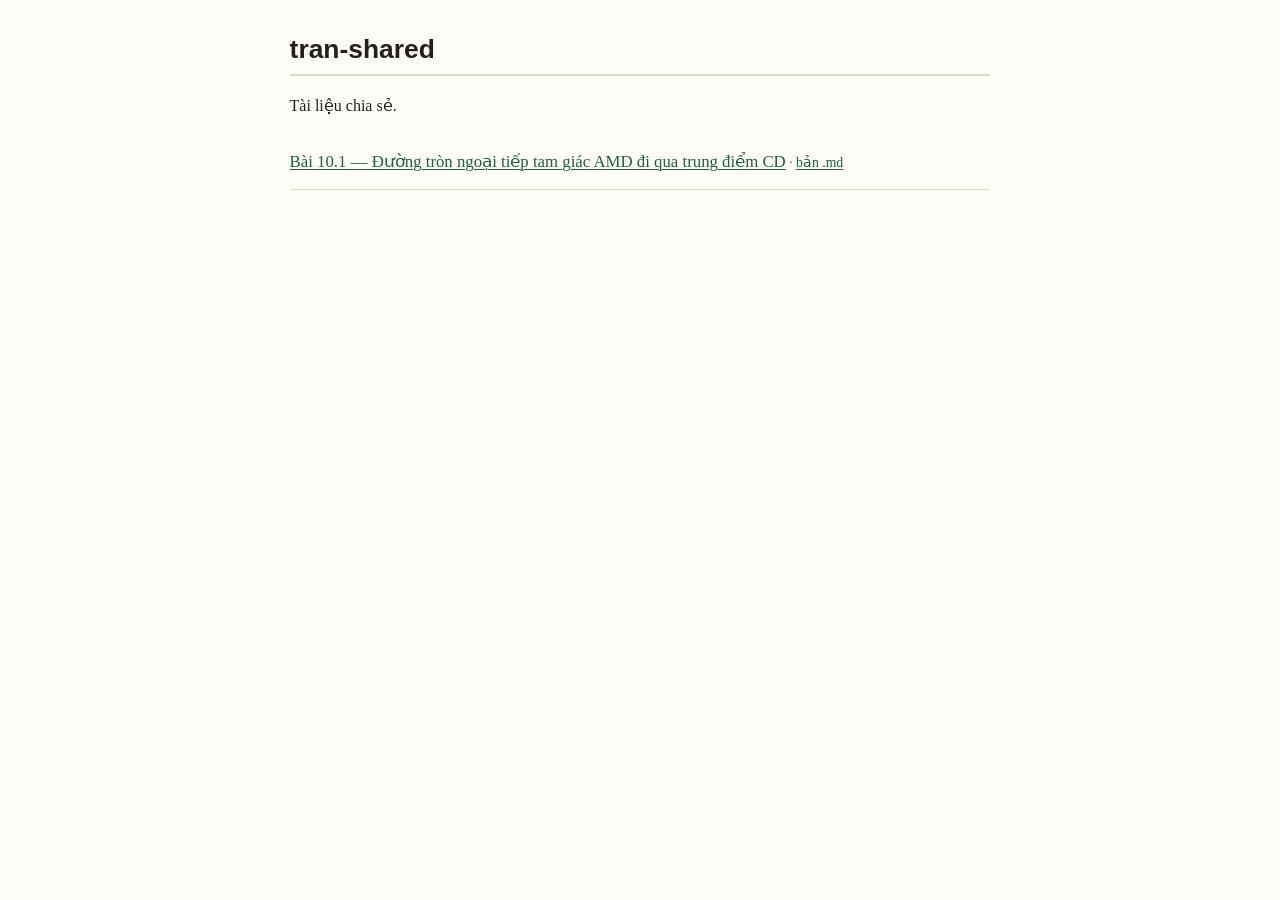
<file: index.html>
<!doctype html>
<html lang="vi">
<head>
<meta charset="utf-8">
<meta name="viewport" content="width=device-width, initial-scale=1">
<title>tran-shared</title>
<link rel="stylesheet" href="assets/style.css">
</head>
<body>
<h1>tran-shared</h1>
<p>Tài liệu chia sẻ.</p>
<ul class="toc">
    <li><a href="html/10-1-duong-tron-amd/">Bài 10.1 — Đường tròn ngoại tiếp tam giác AMD đi qua trung điểm CD</a><span class="alt"> · <a href="https://github.com/andynghi/tran-shared/blob/main/md/10-1-duong-tron-amd/index.md">bản .md</a></span></li>
</ul>
</body>
</html>
</file>
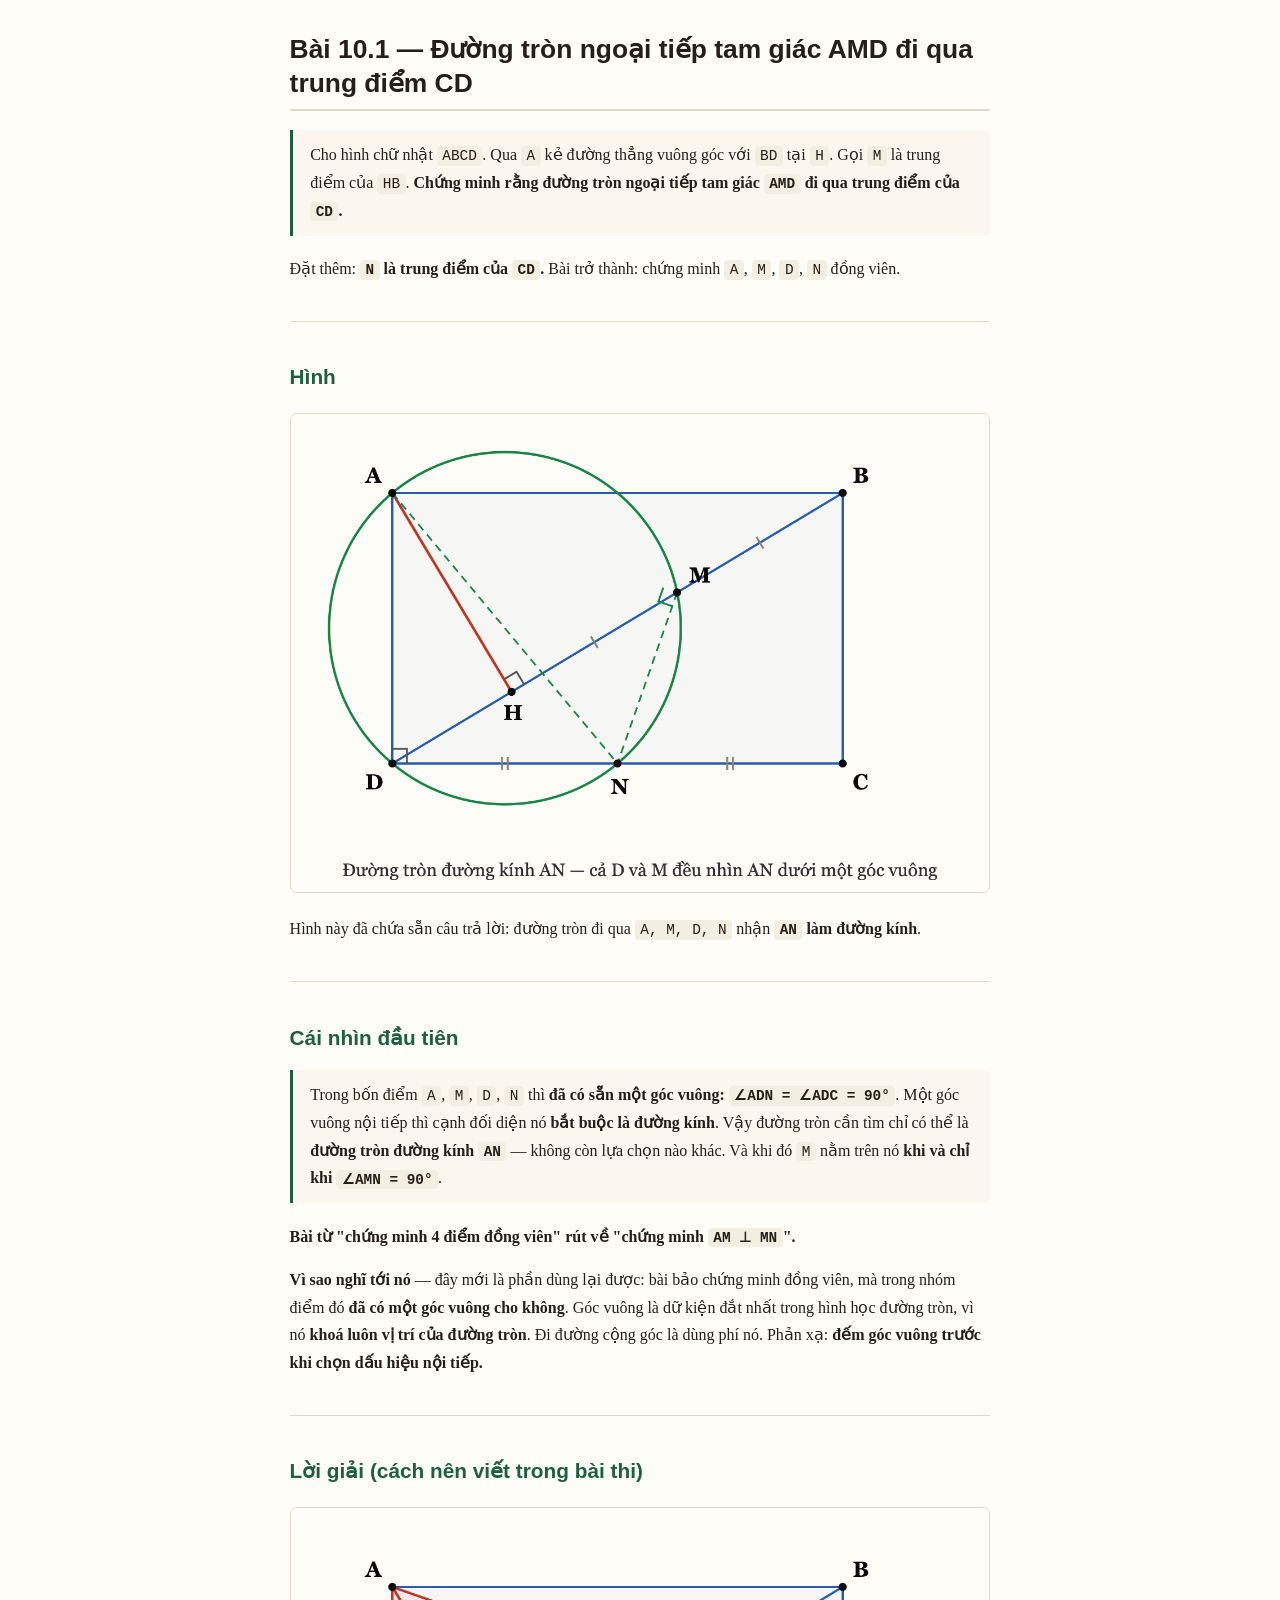
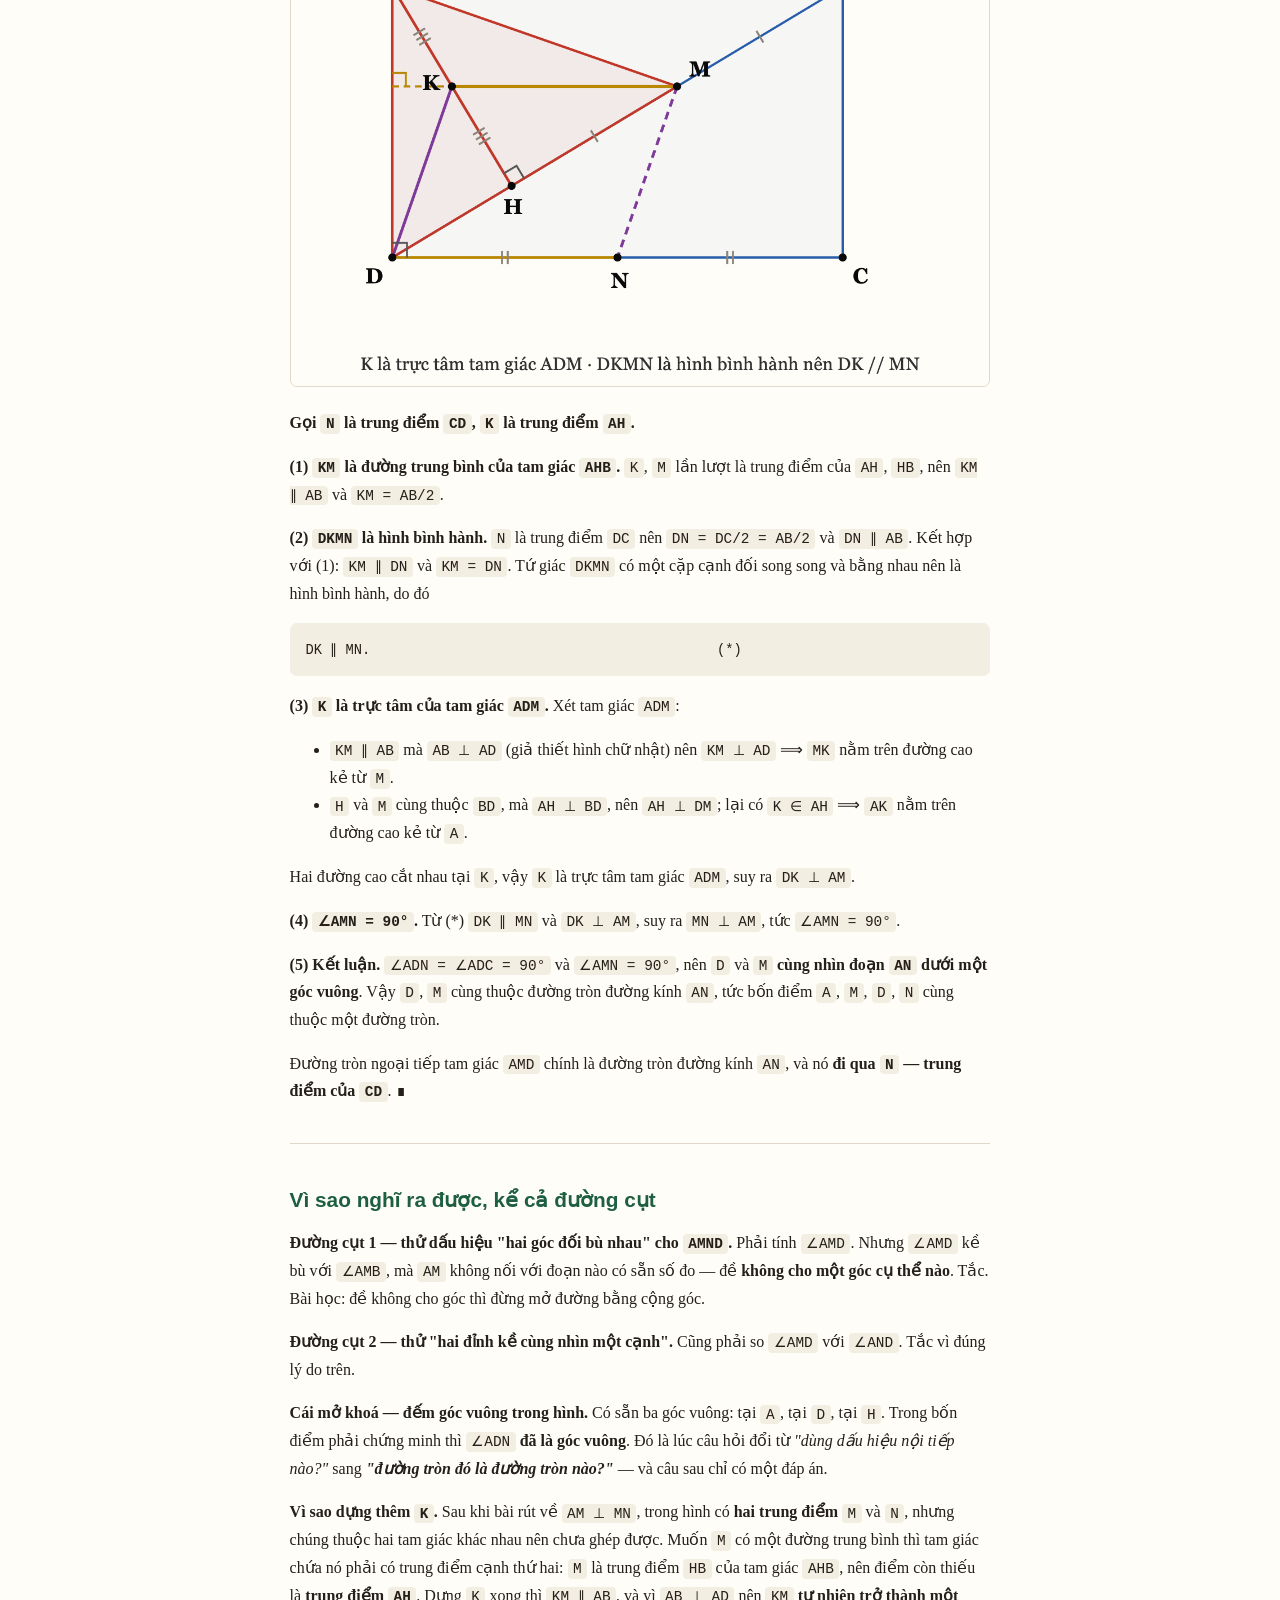
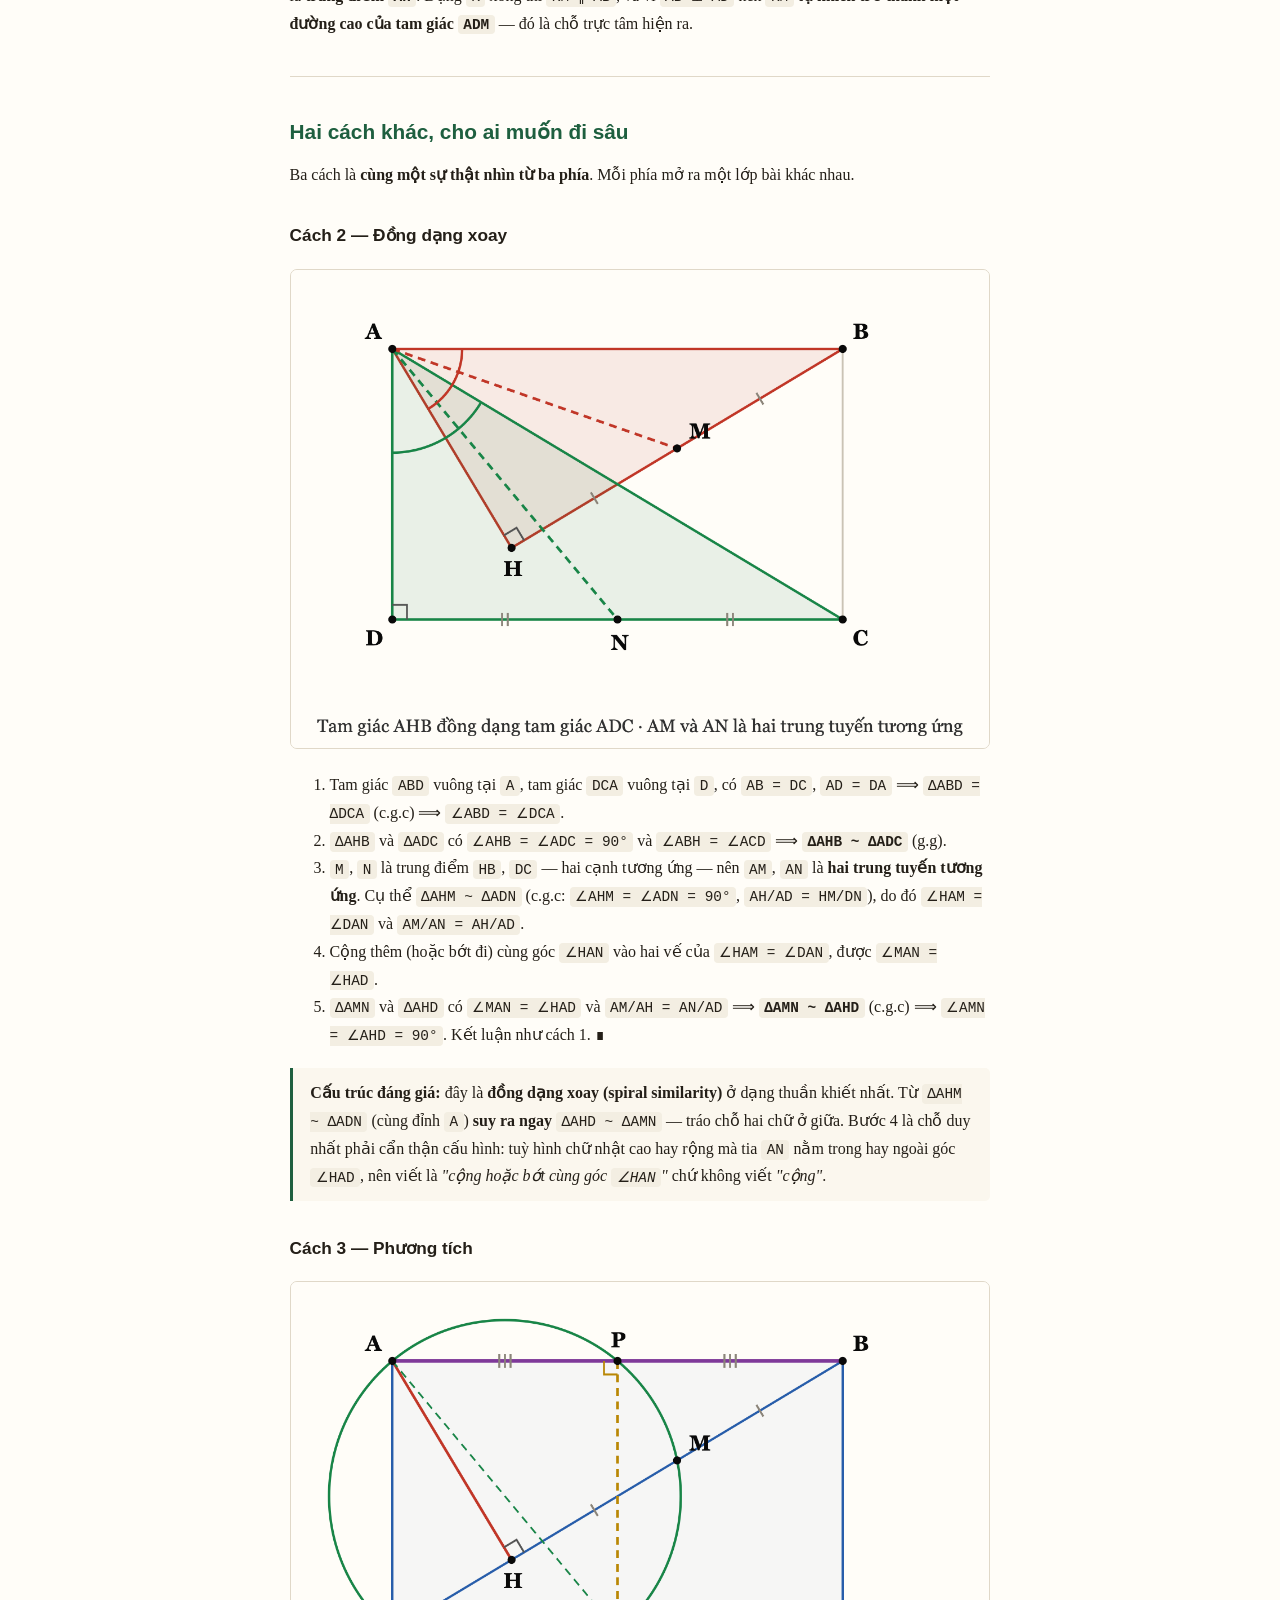
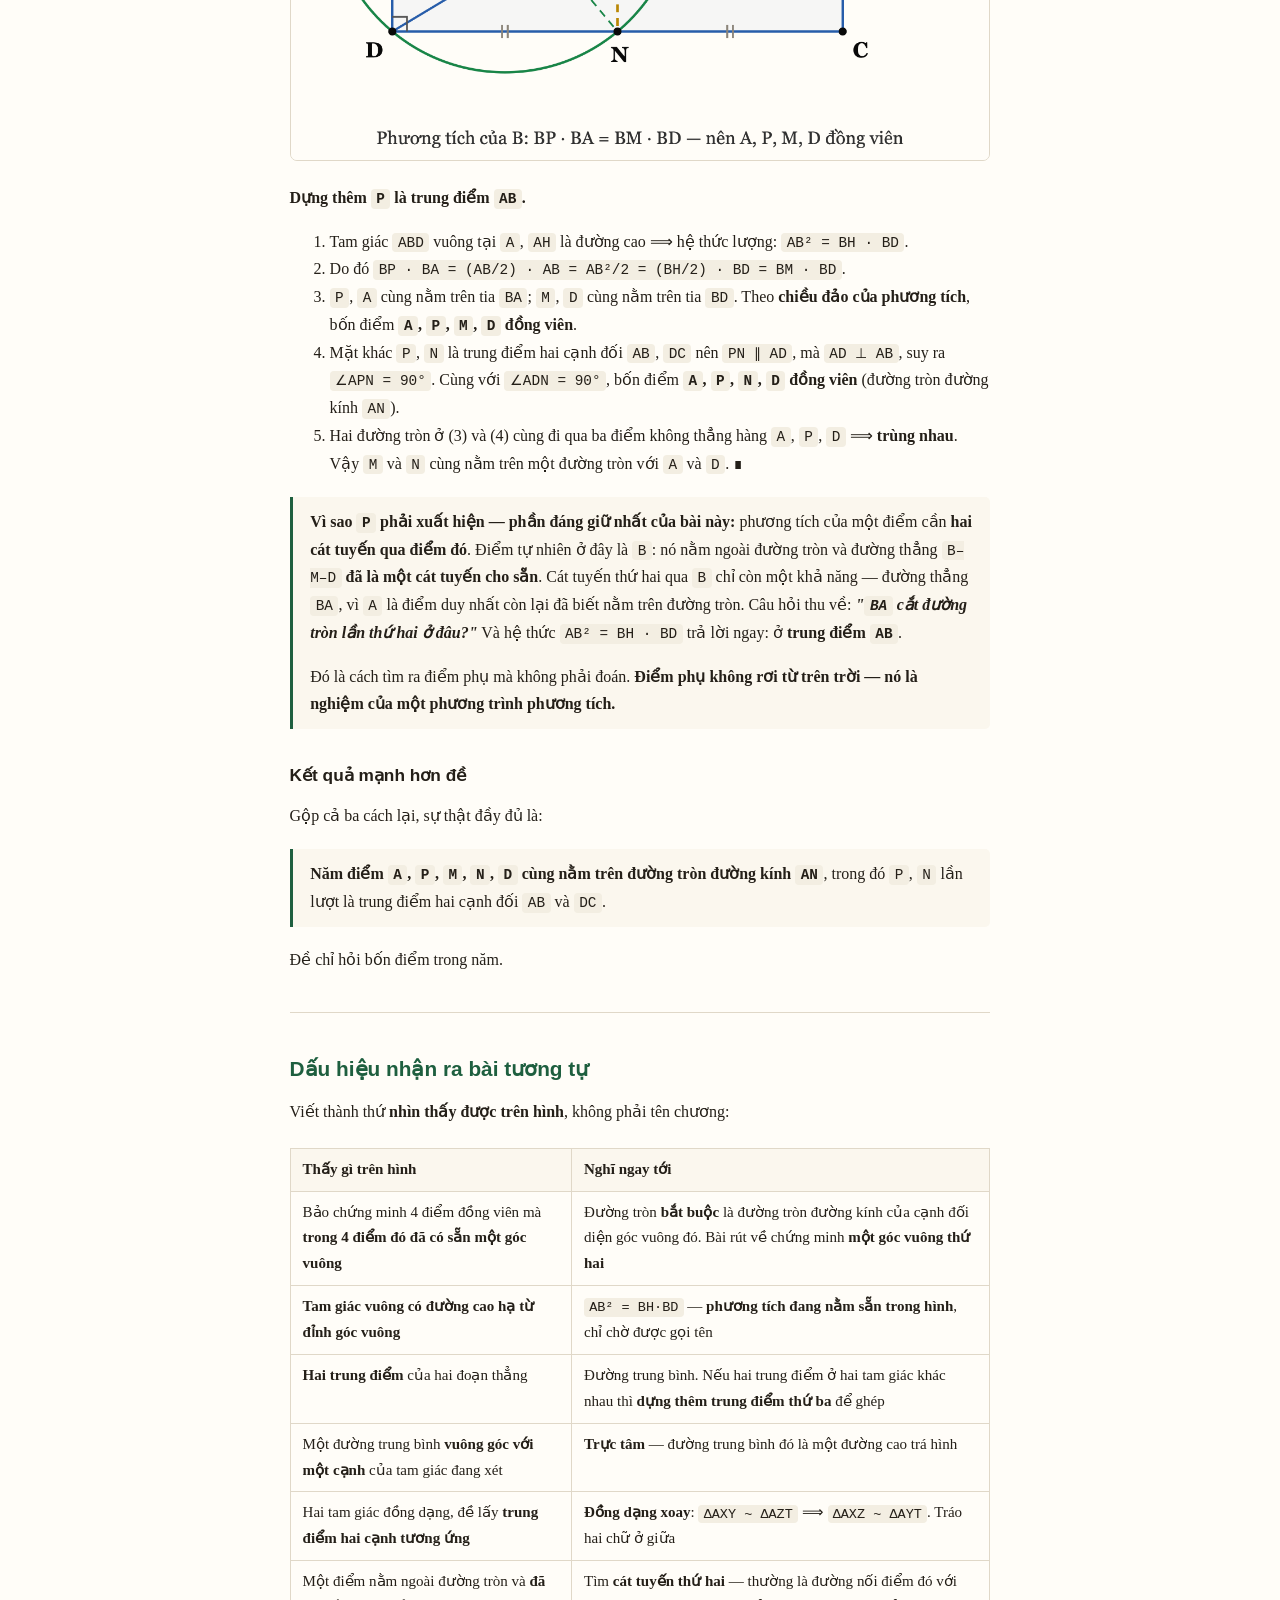
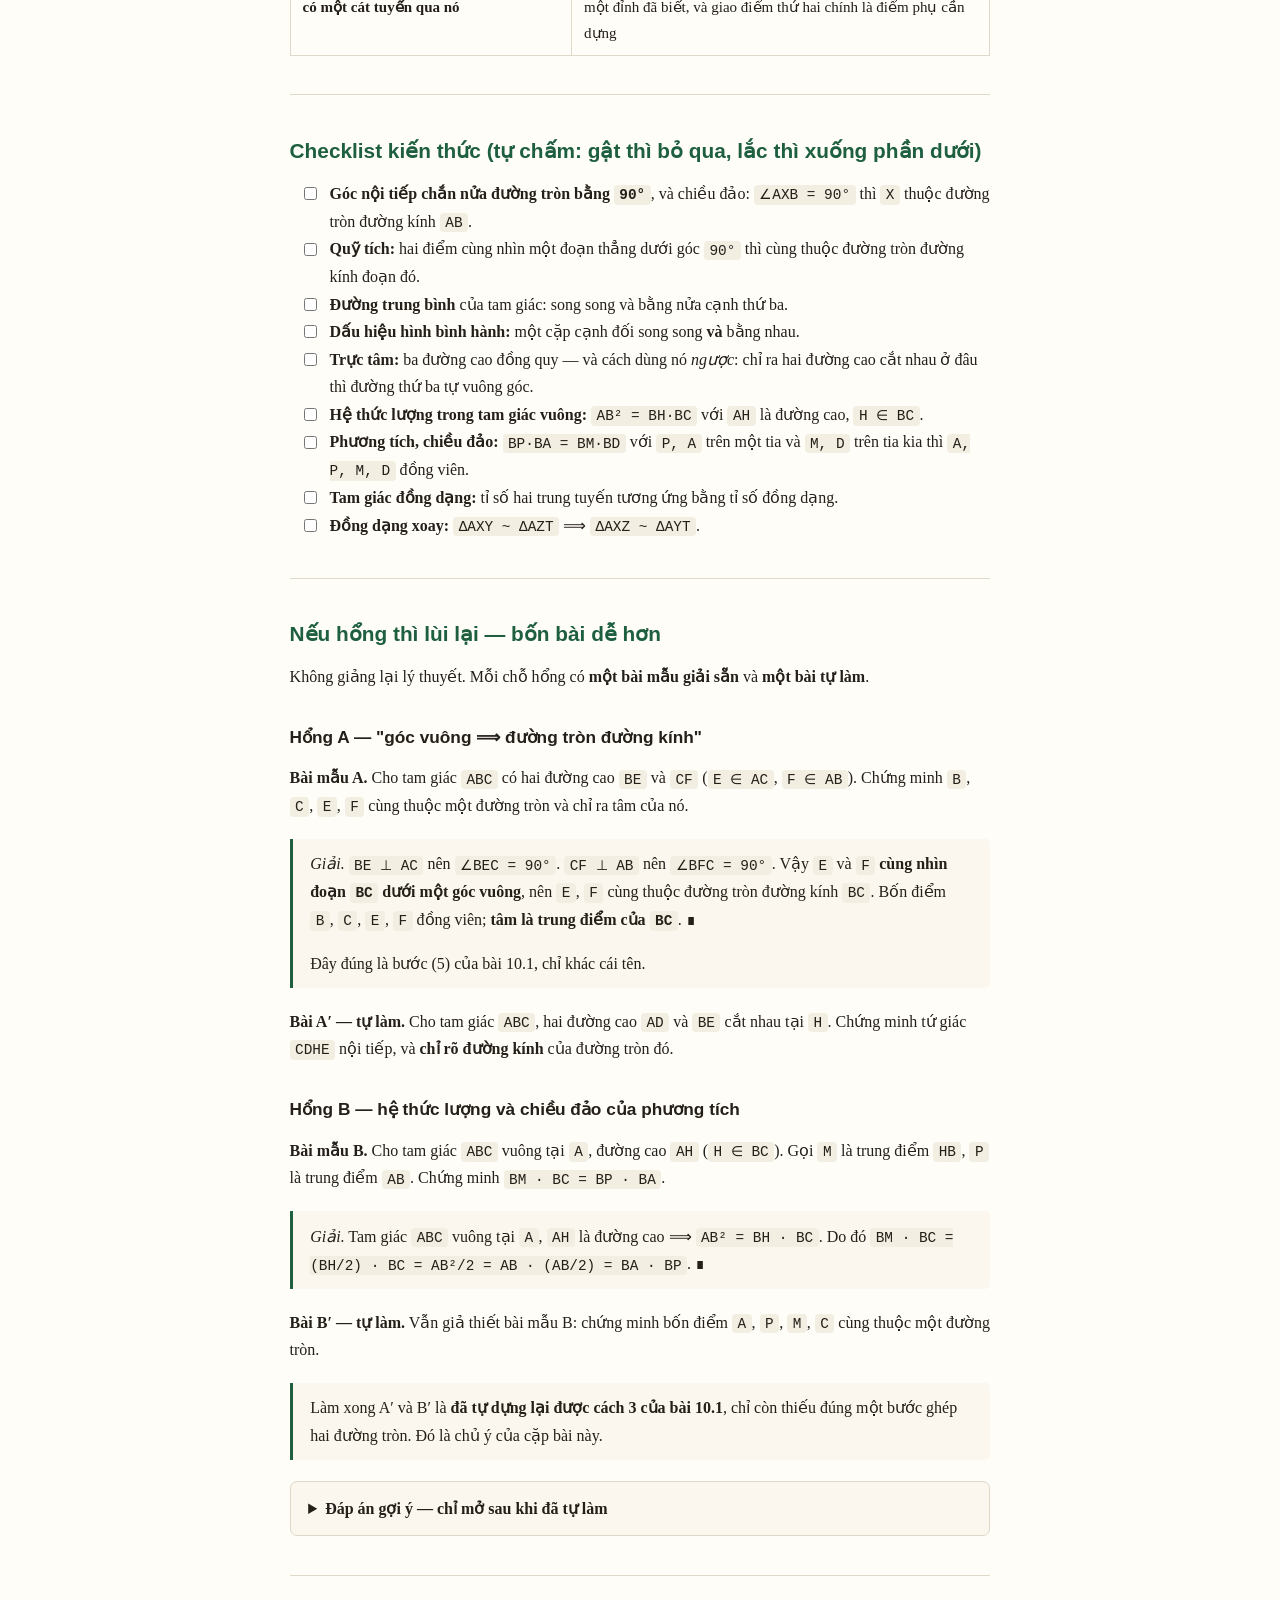
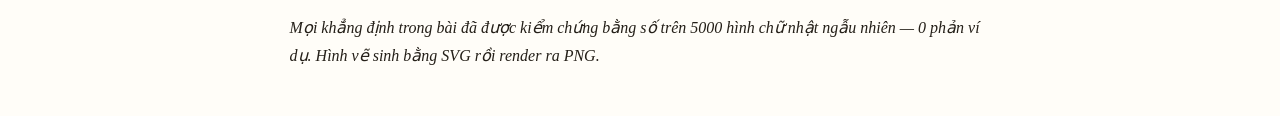
<file: html/10-1-duong-tron-amd/index.html>
<!DOCTYPE html>
<html xmlns="http://www.w3.org/1999/xhtml" lang="vi" xml:lang="vi">
<head>
  <meta charset="utf-8" />
  <meta name="generator" content="pandoc 3.10.2" />
  <meta name="viewport" content="width=device-width, initial-scale=1.0, user-scalable=yes" />
  <title>Bài 10.1 — Đường tròn ngoại tiếp tam giác AMD đi qua trung điểm
CD</title>
  <style>
    /* Default styles provided by pandoc.
    ** See https://pandoc.org/MANUAL.html#variables-for-html for config info.
    */
    span.smallcaps{font-variant: small-caps;}
    div.columns{display: flex; gap: 1.5em;}
    div.column{flex: auto;}
    @media screen {
    div.columns{gap: min(4vw, 1.5em);}
    div.column{overflow-x: auto;}
    }
    div.hanging-indent{margin-left: 1.5em; text-indent: -1.5em;}
    /* The extra [class] is a hack that increases specificity enough to
       override a similar rule in reveal.js */
    ul.task-list[class]{list-style: none;}
    ul.task-list li input[type="checkbox"] {
      font-size: inherit;
      width: 0.8em;
      margin: 0 0.8em 0.2em -1.6em;
      vertical-align: middle;
    }
    .display.math{display: block; text-align: center; margin: 0.5rem auto;}
  </style>
  <link rel="stylesheet" href="../../assets/style.css" />
</head>
<body>
<h1
id="bài-101--đường-tròn-ngoại-tiếp-tam-giác-amd-đi-qua-trung-điểm-cd">Bài
10.1 — Đường tròn ngoại tiếp tam giác AMD đi qua trung điểm CD</h1>
<blockquote>
<p>Cho hình chữ nhật <code>ABCD</code>. Qua <code>A</code> kẻ đường
thẳng vuông góc với <code>BD</code> tại <code>H</code>. Gọi
<code>M</code> là trung điểm của <code>HB</code>. <strong>Chứng minh
rằng đường tròn ngoại tiếp tam giác <code>AMD</code> đi qua trung điểm
của <code>CD</code>.</strong></p>
</blockquote>
<p>Đặt thêm: <strong><code>N</code> là trung điểm của
<code>CD</code>.</strong> Bài trở thành: chứng minh <code>A</code>,
<code>M</code>, <code>D</code>, <code>N</code> đồng viên.</p>
<hr />
<h2 id="hình">Hình</h2>
<p><img src="../../md/10-1-duong-tron-amd/img/10-1-hinh.png"
alt="hình bài 10.1" /></p>
<p>Hình này đã chứa sẵn câu trả lời: đường tròn đi qua
<code>A, M, D, N</code> nhận <strong><code>AN</code> làm đường
kính</strong>.</p>
<hr />
<h2 id="cái-nhìn-đầu-tiên">Cái nhìn đầu tiên</h2>
<blockquote>
<p>Trong bốn điểm <code>A</code>, <code>M</code>, <code>D</code>,
<code>N</code> thì <strong>đã có sẵn một góc vuông:
<code>∠ADN = ∠ADC = 90°</code></strong>. Một góc vuông nội tiếp thì cạnh
đối diện nó <strong>bắt buộc là đường kính</strong>. Vậy đường tròn cần
tìm chỉ có thể là <strong>đường tròn đường kính <code>AN</code></strong>
— không còn lựa chọn nào khác. Và khi đó <code>M</code> nằm trên nó
<strong>khi và chỉ khi <code>∠AMN = 90°</code></strong>.</p>
</blockquote>
<p><strong>Bài từ "chứng minh 4 điểm đồng viên" rút về "chứng minh
<code>AM ⊥ MN</code>".</strong></p>
<p><strong>Vì sao nghĩ tới nó</strong> — đây mới là phần dùng lại được:
bài bảo chứng minh đồng viên, mà trong nhóm điểm đó <strong>đã có một
góc vuông cho không</strong>. Góc vuông là dữ kiện đắt nhất trong hình
học đường tròn, vì nó <strong>khoá luôn vị trí của đường tròn</strong>.
Đi đường cộng góc là dùng phí nó. Phản xạ: <strong>đếm góc vuông trước
khi chọn dấu hiệu nội tiếp.</strong></p>
<hr />
<h2 id="lời-giải-cách-nên-viết-trong-bài-thi">Lời giải (cách nên viết
trong bài thi)</h2>
<p><img src="../../md/10-1-duong-tron-amd/img/10-1-cach1.png"
alt="cách 1 — trực tâm" /></p>
<p><strong>Gọi <code>N</code> là trung điểm <code>CD</code>,
<code>K</code> là trung điểm <code>AH</code>.</strong></p>
<p><strong>(1) <code>KM</code> là đường trung bình của tam giác
<code>AHB</code>.</strong> <code>K</code>, <code>M</code> lần lượt là
trung điểm của <code>AH</code>, <code>HB</code>, nên
<code>KM ∥ AB</code> và <code>KM = AB/2</code>.</p>
<p><strong>(2) <code>DKMN</code> là hình bình hành.</strong>
<code>N</code> là trung điểm <code>DC</code> nên
<code>DN = DC/2 = AB/2</code> và <code>DN ∥ AB</code>. Kết hợp với (1):
<code>KM ∥ DN</code> và <code>KM = DN</code>. Tứ giác <code>DKMN</code>
có một cặp cạnh đối song song và bằng nhau nên là hình bình hành, do
đó</p>
<pre><code>DK ∥ MN.                                          (*)</code></pre>
<p><strong>(3) <code>K</code> là trực tâm của tam giác
<code>ADM</code>.</strong> Xét tam giác <code>ADM</code>:</p>
<ul>
<li><code>KM ∥ AB</code> mà <code>AB ⊥ AD</code> (giả thiết hình chữ
nhật) nên <code>KM ⊥ AD</code> ⟹ <code>MK</code> nằm trên đường cao kẻ
từ <code>M</code>.</li>
<li><code>H</code> và <code>M</code> cùng thuộc <code>BD</code>, mà
<code>AH ⊥ BD</code>, nên <code>AH ⊥ DM</code>; lại có
<code>K ∈ AH</code> ⟹ <code>AK</code> nằm trên đường cao kẻ từ
<code>A</code>.</li>
</ul>
<p>Hai đường cao cắt nhau tại <code>K</code>, vậy <code>K</code> là trực
tâm tam giác <code>ADM</code>, suy ra <code>DK ⊥ AM</code>.</p>
<p><strong>(4) <code>∠AMN = 90°</code>.</strong> Từ (*)
<code>DK ∥ MN</code> và <code>DK ⊥ AM</code>, suy ra
<code>MN ⊥ AM</code>, tức <code>∠AMN = 90°</code>.</p>
<p><strong>(5) Kết luận.</strong> <code>∠ADN = ∠ADC = 90°</code> và
<code>∠AMN = 90°</code>, nên <code>D</code> và <code>M</code>
<strong>cùng nhìn đoạn <code>AN</code> dưới một góc vuông</strong>. Vậy
<code>D</code>, <code>M</code> cùng thuộc đường tròn đường kính
<code>AN</code>, tức bốn điểm <code>A</code>, <code>M</code>,
<code>D</code>, <code>N</code> cùng thuộc một đường tròn.</p>
<p>Đường tròn ngoại tiếp tam giác <code>AMD</code> chính là đường tròn
đường kính <code>AN</code>, và nó <strong>đi qua <code>N</code> — trung
điểm của <code>CD</code></strong>. ∎</p>
<hr />
<h2 id="vì-sao-nghĩ-ra-được-kể-cả-đường-cụt">Vì sao nghĩ ra được, kể cả
đường cụt</h2>
<p><strong>Đường cụt 1 — thử dấu hiệu "hai góc đối bù nhau" cho
<code>AMND</code>.</strong> Phải tính <code>∠AMD</code>. Nhưng
<code>∠AMD</code> kề bù với <code>∠AMB</code>, mà <code>AM</code> không
nối với đoạn nào có sẵn số đo — đề <strong>không cho một góc cụ thể
nào</strong>. Tắc. Bài học: đề không cho góc thì đừng mở đường bằng cộng
góc.</p>
<p><strong>Đường cụt 2 — thử "hai đỉnh kề cùng nhìn một cạnh".</strong>
Cũng phải so <code>∠AMD</code> với <code>∠AND</code>. Tắc vì đúng lý do
trên.</p>
<p><strong>Cái mở khoá — đếm góc vuông trong hình.</strong> Có sẵn ba
góc vuông: tại <code>A</code>, tại <code>D</code>, tại <code>H</code>.
Trong bốn điểm phải chứng minh thì <code>∠ADN</code> <strong>đã là góc
vuông</strong>. Đó là lúc câu hỏi đổi từ <em>"dùng dấu hiệu nội tiếp
nào?"</em> sang <em><strong>"đường tròn đó là đường tròn
nào?"</strong></em> — và câu sau chỉ có một đáp án.</p>
<p><strong>Vì sao dựng thêm <code>K</code>.</strong> Sau khi bài rút về
<code>AM ⊥ MN</code>, trong hình có <strong>hai trung điểm</strong>
<code>M</code> và <code>N</code>, nhưng chúng thuộc hai tam giác khác
nhau nên chưa ghép được. Muốn <code>M</code> có một đường trung bình thì
tam giác chứa nó phải có trung điểm cạnh thứ hai: <code>M</code> là
trung điểm <code>HB</code> của tam giác <code>AHB</code>, nên điểm còn
thiếu là <strong>trung điểm <code>AH</code></strong>. Dựng
<code>K</code> xong thì <code>KM ∥ AB</code>, và vì <code>AB ⊥ AD</code>
nên <code>KM</code> <strong>tự nhiên trở thành một đường cao của tam
giác <code>ADM</code></strong> — đó là chỗ trực tâm hiện ra.</p>
<hr />
<h2 id="hai-cách-khác-cho-ai-muốn-đi-sâu">Hai cách khác, cho ai muốn đi
sâu</h2>
<p>Ba cách là <strong>cùng một sự thật nhìn từ ba phía</strong>. Mỗi
phía mở ra một lớp bài khác nhau.</p>
<h3 id="cách-2--đồng-dạng-xoay">Cách 2 — Đồng dạng xoay</h3>
<p><img src="../../md/10-1-duong-tron-amd/img/10-1-cach2.png"
alt="cách 2 — đồng dạng xoay" /></p>
<ol type="1">
<li>Tam giác <code>ABD</code> vuông tại <code>A</code>, tam giác
<code>DCA</code> vuông tại <code>D</code>, có <code>AB = DC</code>,
<code>AD = DA</code> ⟹ <code>ΔABD = ΔDCA</code> (c.g.c) ⟹
<code>∠ABD = ∠DCA</code>.</li>
<li><code>ΔAHB</code> và <code>ΔADC</code> có
<code>∠AHB = ∠ADC = 90°</code> và <code>∠ABH = ∠ACD</code> ⟹
<strong><code>ΔAHB ~ ΔADC</code></strong> (g.g).</li>
<li><code>M</code>, <code>N</code> là trung điểm <code>HB</code>,
<code>DC</code> — hai cạnh tương ứng — nên <code>AM</code>,
<code>AN</code> là <strong>hai trung tuyến tương ứng</strong>. Cụ thể
<code>ΔAHM ~ ΔADN</code> (c.g.c: <code>∠AHM = ∠ADN = 90°</code>,
<code>AH/AD = HM/DN</code>), do đó <code>∠HAM = ∠DAN</code> và
<code>AM/AN = AH/AD</code>.</li>
<li>Cộng thêm (hoặc bớt đi) cùng góc <code>∠HAN</code> vào hai vế của
<code>∠HAM = ∠DAN</code>, được <code>∠MAN = ∠HAD</code>.</li>
<li><code>ΔAMN</code> và <code>ΔAHD</code> có <code>∠MAN = ∠HAD</code>
và <code>AM/AH = AN/AD</code> ⟹
<strong><code>ΔAMN ~ ΔAHD</code></strong> (c.g.c) ⟹
<code>∠AMN = ∠AHD = 90°</code>. Kết luận như cách 1. ∎</li>
</ol>
<blockquote>
<p><strong>Cấu trúc đáng giá:</strong> đây là <strong>đồng dạng xoay
(spiral similarity)</strong> ở dạng thuần khiết nhất. Từ
<code>ΔAHM ~ ΔADN</code> (cùng đỉnh <code>A</code>) <strong>suy ra
ngay</strong> <code>ΔAHD ~ ΔAMN</code> — tráo chỗ hai chữ ở giữa. Bước 4
là chỗ duy nhất phải cẩn thận cấu hình: tuỳ hình chữ nhật cao hay rộng
mà tia <code>AN</code> nằm trong hay ngoài góc <code>∠HAD</code>, nên
viết là <em>"cộng hoặc bớt cùng góc <code>∠HAN</code>"</em> chứ không
viết <em>"cộng"</em>.</p>
</blockquote>
<h3 id="cách-3--phương-tích">Cách 3 — Phương tích</h3>
<p><img src="../../md/10-1-duong-tron-amd/img/10-1-cach3.png"
alt="cách 3 — phương tích" /></p>
<p><strong>Dựng thêm <code>P</code> là trung điểm
<code>AB</code>.</strong></p>
<ol type="1">
<li>Tam giác <code>ABD</code> vuông tại <code>A</code>, <code>AH</code>
là đường cao ⟹ hệ thức lượng: <code>AB² = BH · BD</code>.</li>
<li>Do đó
<code>BP · BA = (AB/2) · AB = AB²/2 = (BH/2) · BD = BM · BD</code>.</li>
<li><code>P</code>, <code>A</code> cùng nằm trên tia <code>BA</code>;
<code>M</code>, <code>D</code> cùng nằm trên tia <code>BD</code>. Theo
<strong>chiều đảo của phương tích</strong>, bốn điểm
<strong><code>A</code>, <code>P</code>, <code>M</code>, <code>D</code>
đồng viên</strong>.</li>
<li>Mặt khác <code>P</code>, <code>N</code> là trung điểm hai cạnh đối
<code>AB</code>, <code>DC</code> nên <code>PN ∥ AD</code>, mà
<code>AD ⊥ AB</code>, suy ra <code>∠APN = 90°</code>. Cùng với
<code>∠ADN = 90°</code>, bốn điểm <strong><code>A</code>,
<code>P</code>, <code>N</code>, <code>D</code> đồng viên</strong> (đường
tròn đường kính <code>AN</code>).</li>
<li>Hai đường tròn ở (3) và (4) cùng đi qua ba điểm không thẳng hàng
<code>A</code>, <code>P</code>, <code>D</code> ⟹ <strong>trùng
nhau</strong>. Vậy <code>M</code> và <code>N</code> cùng nằm trên một
đường tròn với <code>A</code> và <code>D</code>. ∎</li>
</ol>
<blockquote>
<p><strong>Vì sao <code>P</code> phải xuất hiện — phần đáng giữ nhất của
bài này:</strong> phương tích của một điểm cần <strong>hai cát tuyến qua
điểm đó</strong>. Điểm tự nhiên ở đây là <code>B</code>: nó nằm ngoài
đường tròn và đường thẳng <code>B–M–D</code> <strong>đã là một cát tuyến
cho sẵn</strong>. Cát tuyến thứ hai qua <code>B</code> chỉ còn một khả
năng — đường thẳng <code>BA</code>, vì <code>A</code> là điểm duy nhất
còn lại đã biết nằm trên đường tròn. Câu hỏi thu về:
<em><strong>"<code>BA</code> cắt đường tròn lần thứ hai ở
đâu?"</strong></em> Và hệ thức <code>AB² = BH · BD</code> trả lời ngay:
ở <strong>trung điểm <code>AB</code></strong>.</p>
<p>Đó là cách tìm ra điểm phụ mà không phải đoán. <strong>Điểm phụ không
rơi từ trên trời — nó là nghiệm của một phương trình phương
tích.</strong></p>
</blockquote>
<h3 id="kết-quả-mạnh-hơn-đề">Kết quả mạnh hơn đề</h3>
<p>Gộp cả ba cách lại, sự thật đầy đủ là:</p>
<blockquote>
<p><strong>Năm điểm <code>A</code>, <code>P</code>, <code>M</code>,
<code>N</code>, <code>D</code> cùng nằm trên đường tròn đường kính
<code>AN</code></strong>, trong đó <code>P</code>, <code>N</code> lần
lượt là trung điểm hai cạnh đối <code>AB</code> và <code>DC</code>.</p>
</blockquote>
<p>Đề chỉ hỏi bốn điểm trong năm.</p>
<hr />
<h2 id="dấu-hiệu-nhận-ra-bài-tương-tự">Dấu hiệu nhận ra bài tương
tự</h2>
<p>Viết thành thứ <strong>nhìn thấy được trên hình</strong>, không phải
tên chương:</p>
<table>
<thead>
<tr>
<th>Thấy gì trên hình</th>
<th>Nghĩ ngay tới</th>
</tr>
</thead>
<tbody>
<tr>
<td>Bảo chứng minh 4 điểm đồng viên mà <strong>trong 4 điểm đó đã có sẵn
một góc vuông</strong></td>
<td>Đường tròn <strong>bắt buộc</strong> là đường tròn đường kính của
cạnh đối diện góc vuông đó. Bài rút về chứng minh <strong>một góc vuông
thứ hai</strong></td>
</tr>
<tr>
<td><strong>Tam giác vuông có đường cao hạ từ đỉnh góc
vuông</strong></td>
<td><code>AB² = BH·BD</code> — <strong>phương tích đang nằm sẵn trong
hình</strong>, chỉ chờ được gọi tên</td>
</tr>
<tr>
<td><strong>Hai trung điểm</strong> của hai đoạn thẳng</td>
<td>Đường trung bình. Nếu hai trung điểm ở hai tam giác khác nhau thì
<strong>dựng thêm trung điểm thứ ba</strong> để ghép</td>
</tr>
<tr>
<td>Một đường trung bình <strong>vuông góc với một cạnh</strong> của tam
giác đang xét</td>
<td><strong>Trực tâm</strong> — đường trung bình đó là một đường cao trá
hình</td>
</tr>
<tr>
<td>Hai tam giác đồng dạng, đề lấy <strong>trung điểm hai cạnh tương
ứng</strong></td>
<td><strong>Đồng dạng xoay</strong>: <code>ΔAXY ~ ΔAZT</code> ⟹
<code>ΔAXZ ~ ΔAYT</code>. Tráo hai chữ ở giữa</td>
</tr>
<tr>
<td>Một điểm nằm ngoài đường tròn và <strong>đã có một cát tuyến qua
nó</strong></td>
<td>Tìm <strong>cát tuyến thứ hai</strong> — thường là đường nối điểm đó
với một đỉnh đã biết, và giao điểm thứ hai chính là điểm phụ cần
dựng</td>
</tr>
</tbody>
</table>
<hr />
<h2
id="checklist-kiến-thức-tự-chấm-gật-thì-bỏ-qua-lắc-thì-xuống-phần-dưới">Checklist
kiến thức (tự chấm: gật thì bỏ qua, lắc thì xuống phần dưới)</h2>
<ul class="task-list">
<li><label><input type="checkbox" /><strong>Góc nội tiếp chắn nửa đường
tròn bằng <code>90°</code></strong>, và chiều đảo:
<code>∠AXB = 90°</code> thì <code>X</code> thuộc đường tròn đường kính
<code>AB</code>.</label></li>
<li><label><input type="checkbox" /><strong>Quỹ tích:</strong> hai điểm
cùng nhìn một đoạn thẳng dưới góc <code>90°</code> thì cùng thuộc đường
tròn đường kính đoạn đó.</label></li>
<li><label><input type="checkbox" /><strong>Đường trung bình</strong>
của tam giác: song song và bằng nửa cạnh thứ ba.</label></li>
<li><label><input type="checkbox" /><strong>Dấu hiệu hình bình
hành:</strong> một cặp cạnh đối song song <strong>và</strong> bằng
nhau.</label></li>
<li><label><input type="checkbox" /><strong>Trực tâm:</strong> ba đường
cao đồng quy — và cách dùng nó <em>ngược</em>: chỉ ra hai đường cao cắt
nhau ở đâu thì đường thứ ba tự vuông góc.</label></li>
<li><label><input type="checkbox" /><strong>Hệ thức lượng trong tam giác
vuông:</strong> <code>AB² = BH·BC</code> với <code>AH</code> là đường
cao, <code>H ∈ BC</code>.</label></li>
<li><label><input type="checkbox" /><strong>Phương tích, chiều
đảo:</strong> <code>BP·BA = BM·BD</code> với <code>P, A</code> trên một
tia và <code>M, D</code> trên tia kia thì <code>A, P, M, D</code> đồng
viên.</label></li>
<li><label><input type="checkbox" /><strong>Tam giác đồng dạng:</strong>
tỉ số hai trung tuyến tương ứng bằng tỉ số đồng dạng.</label></li>
<li><label><input type="checkbox" /><strong>Đồng dạng xoay:</strong>
<code>ΔAXY ~ ΔAZT</code> ⟹ <code>ΔAXZ ~ ΔAYT</code>.</label></li>
</ul>
<hr />
<h2 id="nếu-hổng-thì-lùi-lại--bốn-bài-dễ-hơn">Nếu hổng thì lùi lại — bốn
bài dễ hơn</h2>
<p>Không giảng lại lý thuyết. Mỗi chỗ hổng có <strong>một bài mẫu giải
sẵn</strong> và <strong>một bài tự làm</strong>.</p>
<h3 id="hổng-a--góc-vuông--đường-tròn-đường-kính">Hổng A — "góc vuông ⟹
đường tròn đường kính"</h3>
<p><strong>Bài mẫu A.</strong> Cho tam giác <code>ABC</code> có hai
đường cao <code>BE</code> và <code>CF</code> (<code>E ∈ AC</code>,
<code>F ∈ AB</code>). Chứng minh <code>B</code>, <code>C</code>,
<code>E</code>, <code>F</code> cùng thuộc một đường tròn và chỉ ra tâm
của nó.</p>
<blockquote>
<p><em>Giải.</em> <code>BE ⊥ AC</code> nên <code>∠BEC = 90°</code>.
<code>CF ⊥ AB</code> nên <code>∠BFC = 90°</code>. Vậy <code>E</code> và
<code>F</code> <strong>cùng nhìn đoạn <code>BC</code> dưới một góc
vuông</strong>, nên <code>E</code>, <code>F</code> cùng thuộc đường tròn
đường kính <code>BC</code>. Bốn điểm <code>B</code>, <code>C</code>,
<code>E</code>, <code>F</code> đồng viên; <strong>tâm là trung điểm của
<code>BC</code></strong>. ∎</p>
<p>Đây đúng là bước (5) của bài 10.1, chỉ khác cái tên.</p>
</blockquote>
<p><strong>Bài A′ — tự làm.</strong> Cho tam giác <code>ABC</code>, hai
đường cao <code>AD</code> và <code>BE</code> cắt nhau tại
<code>H</code>. Chứng minh tứ giác <code>CDHE</code> nội tiếp, và
<strong>chỉ rõ đường kính</strong> của đường tròn đó.</p>
<h3 id="hổng-b--hệ-thức-lượng-và-chiều-đảo-của-phương-tích">Hổng B — hệ
thức lượng và chiều đảo của phương tích</h3>
<p><strong>Bài mẫu B.</strong> Cho tam giác <code>ABC</code> vuông tại
<code>A</code>, đường cao <code>AH</code> (<code>H ∈ BC</code>). Gọi
<code>M</code> là trung điểm <code>HB</code>, <code>P</code> là trung
điểm <code>AB</code>. Chứng minh <code>BM · BC = BP · BA</code>.</p>
<blockquote>
<p><em>Giải.</em> Tam giác <code>ABC</code> vuông tại <code>A</code>,
<code>AH</code> là đường cao ⟹ <code>AB² = BH · BC</code>. Do đó
<code>BM · BC = (BH/2) · BC = AB²/2 = AB · (AB/2) = BA · BP</code>.
∎</p>
</blockquote>
<p><strong>Bài B′ — tự làm.</strong> Vẫn giả thiết bài mẫu B: chứng minh
bốn điểm <code>A</code>, <code>P</code>, <code>M</code>, <code>C</code>
cùng thuộc một đường tròn.</p>
<blockquote>
<p>Làm xong A′ và B′ là <strong>đã tự dựng lại được cách 3 của bài
10.1</strong>, chỉ còn thiếu đúng một bước ghép hai đường tròn. Đó là
chủ ý của cặp bài này.</p>
</blockquote>
<details>
<summary><b>Đáp án gợi ý — chỉ mở sau khi đã tự làm</b></summary>

<p><strong>A′.</strong> <code>AD ⊥ BC</code> nên
<code>∠HDC = 90°</code>; <code>BE ⊥ AC</code> nên
<code>∠HEC = 90°</code>. Hai điểm <code>D</code>, <code>E</code> cùng
nhìn đoạn <code>HC</code> dưới góc vuông ⟹ <code>D</code>,
<code>E</code> thuộc đường tròn đường kính <code>HC</code>. Vậy
<code>CDHE</code> nội tiếp đường tròn <strong>đường kính
<code>HC</code></strong>. <em>(Cách khác:
<code>∠HDC + ∠HEC = 180°</code> — hai góc đối bù nhau. Cùng một sự
thật.)</em></p>
<p><strong>B′.</strong> Theo bài mẫu B: <code>BP · BA = BM · BC</code>.
Mà <code>P</code>, <code>A</code> cùng nằm trên tia <code>BA</code> và
<code>M</code>, <code>C</code> cùng nằm trên tia <code>BC</code>. Theo
chiều đảo của phương tích, bốn điểm <code>A</code>, <code>P</code>,
<code>M</code>, <code>C</code> đồng viên. ∎</p>
</details>

<hr />
<p><em>Mọi khẳng định trong bài đã được kiểm chứng bằng số trên 5000
hình chữ nhật ngẫu nhiên — 0 phản ví dụ. Hình vẽ sinh bằng SVG rồi
render ra PNG.</em></p>
</body>
</html>
</file>
<file: assets/style.css>
:root{--bg:#fffdf8;--fg:#241f18;--mut:#6b6154;--line:#e0d8c8;--acc:#1e5f3f;--code:#f3eee2;--card:#fbf7ee}
@media (prefers-color-scheme:dark){
  :root{--bg:#15130f;--fg:#ece6db;--mut:#a49a88;--line:#332e26;--acc:#7fc9a0;--code:#211d17;--card:#1c1914}
}
*{box-sizing:border-box}
body{margin:0 auto;padding:2rem 1.1rem 5rem;max-width:46rem;background:var(--bg);color:var(--fg);
  font:16px/1.72 Georgia,'Times New Roman',serif;-webkit-text-size-adjust:100%}
h1,h2,h3,h4{line-height:1.3;font-family:-apple-system,'Segoe UI',Roboto,sans-serif;margin:2.2rem 0 .7rem}
h1{font-size:1.65rem;margin-top:0;padding-bottom:.5rem;border-bottom:2px solid var(--line)}
h2{font-size:1.3rem;color:var(--acc);margin-top:2.6rem}
h3{font-size:1.08rem}
h1.title{border-bottom:2px solid var(--line)}
a{color:var(--acc);text-decoration-thickness:1px;text-underline-offset:2px}
p,li{overflow-wrap:break-word}
blockquote{margin:1.2rem 0;padding:.7rem 1.1rem;border-left:3px solid var(--acc);
  background:var(--card);border-radius:0 5px 5px 0}
blockquote>:first-child{margin-top:0}blockquote>:last-child{margin-bottom:0}
code{background:var(--code);padding:.13em .38em;border-radius:4px;font-size:.9em;
  font-family:ui-monospace,SFMono-Regular,Menlo,monospace}
pre{background:var(--code);padding:.9rem 1rem;border-radius:7px;overflow-x:auto;line-height:1.5}
pre code{background:none;padding:0;font-size:.86em}
img{max-width:100%;height:auto;display:block;margin:1.4rem auto;border:1px solid var(--line);border-radius:7px}
.table-wrap,table{display:block;overflow-x:auto;max-width:100%}
table{border-collapse:collapse;margin:1.4rem 0;font-size:.94em}
th,td{border:1px solid var(--line);padding:.5rem .75rem;text-align:left;vertical-align:top}
th{background:var(--card);font-weight:600}
hr{border:0;border-top:1px solid var(--line);margin:2.4rem 0}
details{margin:1.3rem 0;padding:.8rem 1.1rem;background:var(--card);border:1px solid var(--line);border-radius:7px}
summary{cursor:pointer;font-weight:600}
ul.toc{list-style:none;padding:0}
ul.toc li{padding:.75rem 0;border-bottom:1px solid var(--line);font-size:1.05rem}
.alt{color:var(--mut);font-size:.86rem}
@media (max-width:480px){body{padding:1.2rem .85rem 4rem;font-size:15.5px}h1{font-size:1.4rem}}
</file>
